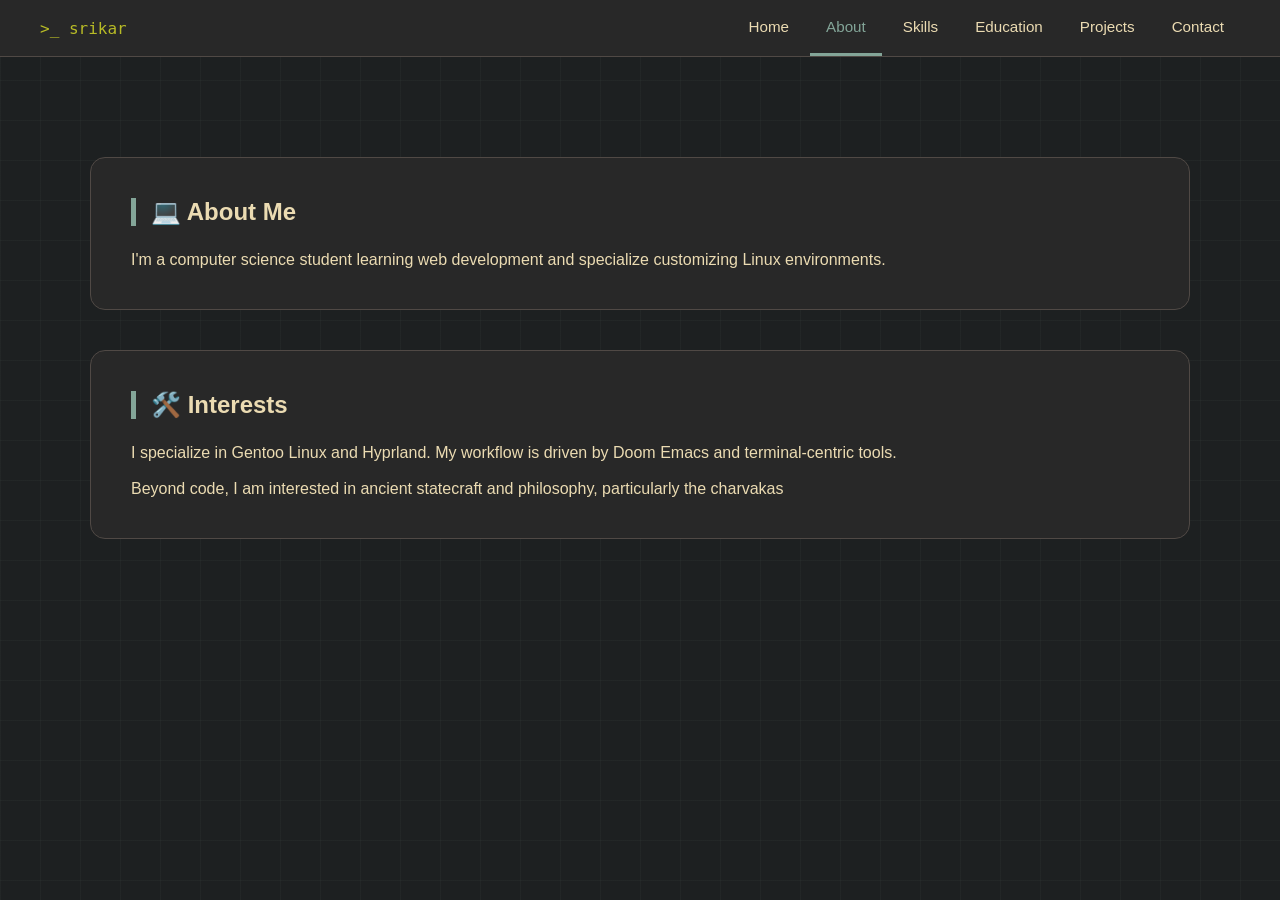
<file: about.html>
<!DOCTYPE html>
<html lang="en">
<head>
    <meta charset="UTF-8">
    <title>Srikar | About</title>
    <link rel="stylesheet" href="style.css">
</head>
<body>

    <nav>
        <a class="nav-brand" href="index.html">>_ srikar</a>
        <ul>
            <li><a href="index.html">Home</a></li>
            <li><a href="about.html" class="active">About</a></li>
            <li><a href="skills.html">Skills</a></li>
            <li><a href="education.html">Education</a></li>
            <li><a href="projects.html">Projects</a></li>
            <li><a href="contact.html">Contact</a></li>
        </ul>
    </nav>

    <div class="container" style="margin-top: 100px;">

        <div id="about" class="section">
            <h2>💻 About Me</h2>
            <p>I'm a computer science student learning web development and specialize customizing Linux environments.</p>
        </div>

        <div id="about" class="section">
            <h2>🛠️ Interests</h2>
            <p>I specialize in Gentoo Linux and Hyprland. My workflow is driven by Doom Emacs and terminal-centric tools.</p>
            <br>
            <p>Beyond code, I am interested in ancient statecraft and philosophy, particularly the charvakas</p>
        </div>
    </div>

</body>
</html>
</file>
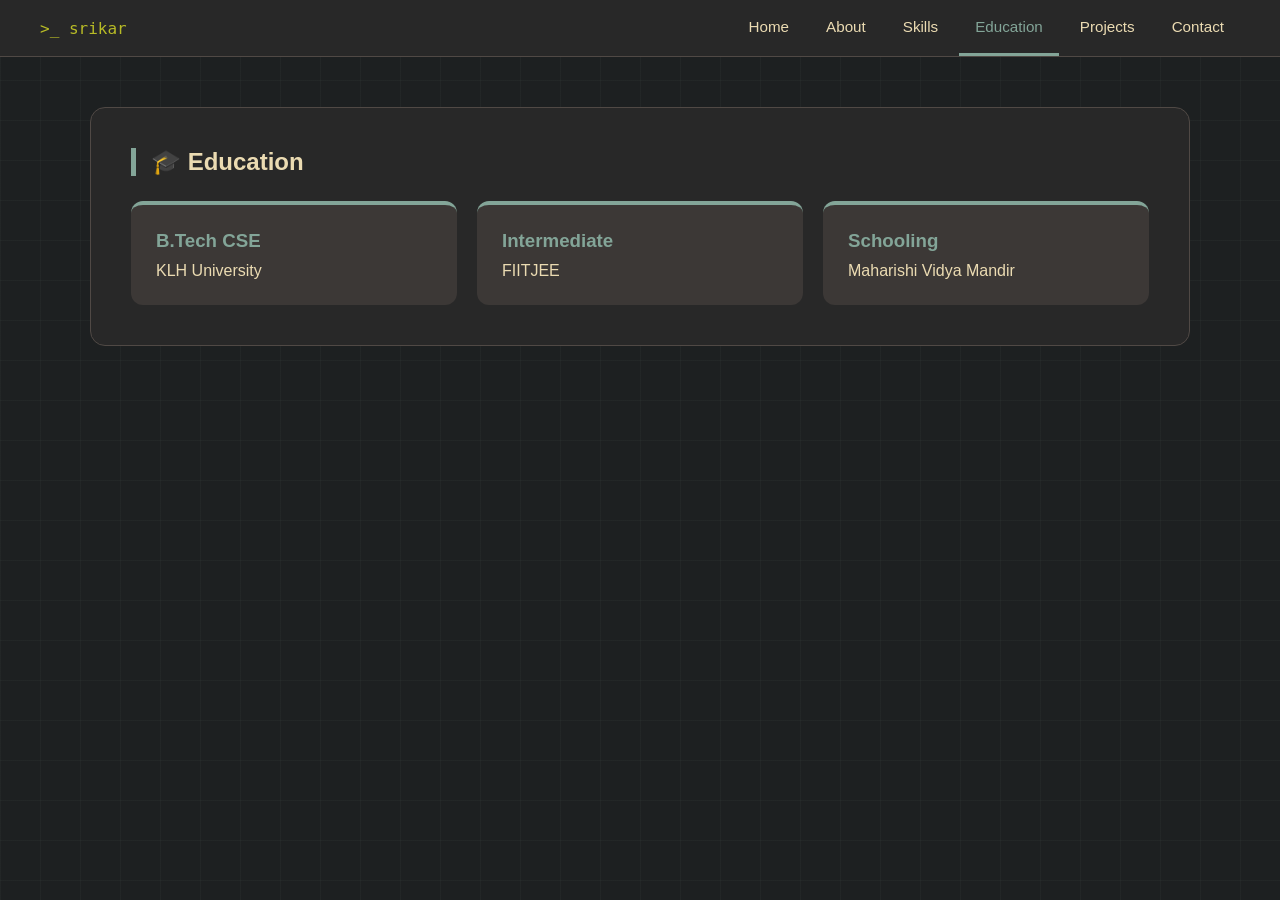
<file: education.html>
<!DOCTYPE html>
<html lang="en">
<head>
    <meta charset="UTF-8">
    <title>Srikar | Education</title>
    <link rel="stylesheet" href="style.css">
</head>
<body>

    <nav>
        <a class="nav-brand" href="index.html">>_ srikar</a>
        <ul>
            <li><a href="index.html">Home</a></li>
            <li><a href="about.html">About</a></li>
            <li><a href="skills.html">Skills</a></li>
            <li><a href="education.html" class="active">Education</a></li>
            <li><a href="projects.html">Projects</a></li>
            <li><a href="contact.html">Contact</a></li>
        </ul>
    </nav>

    <div class="container" style="margin-top: 50px;">

        <div id="education" class="section">
            <h2>🎓 Education</h2>
            <div class="flex-group">
                <div class="card">
                    <h3>B.Tech CSE</h3>
                    <p>KLH University</p>
                </div>
                <div class="card">
                    <h3>Intermediate</h3>
                    <p>FIITJEE</p>
                </div>
                <div class="card">
                    <h3>Schooling</h3>
                    <p>Maharishi Vidya Mandir</p>
                </div>
            </div>
        </div>

    </div>

</body>
</html>
</file>
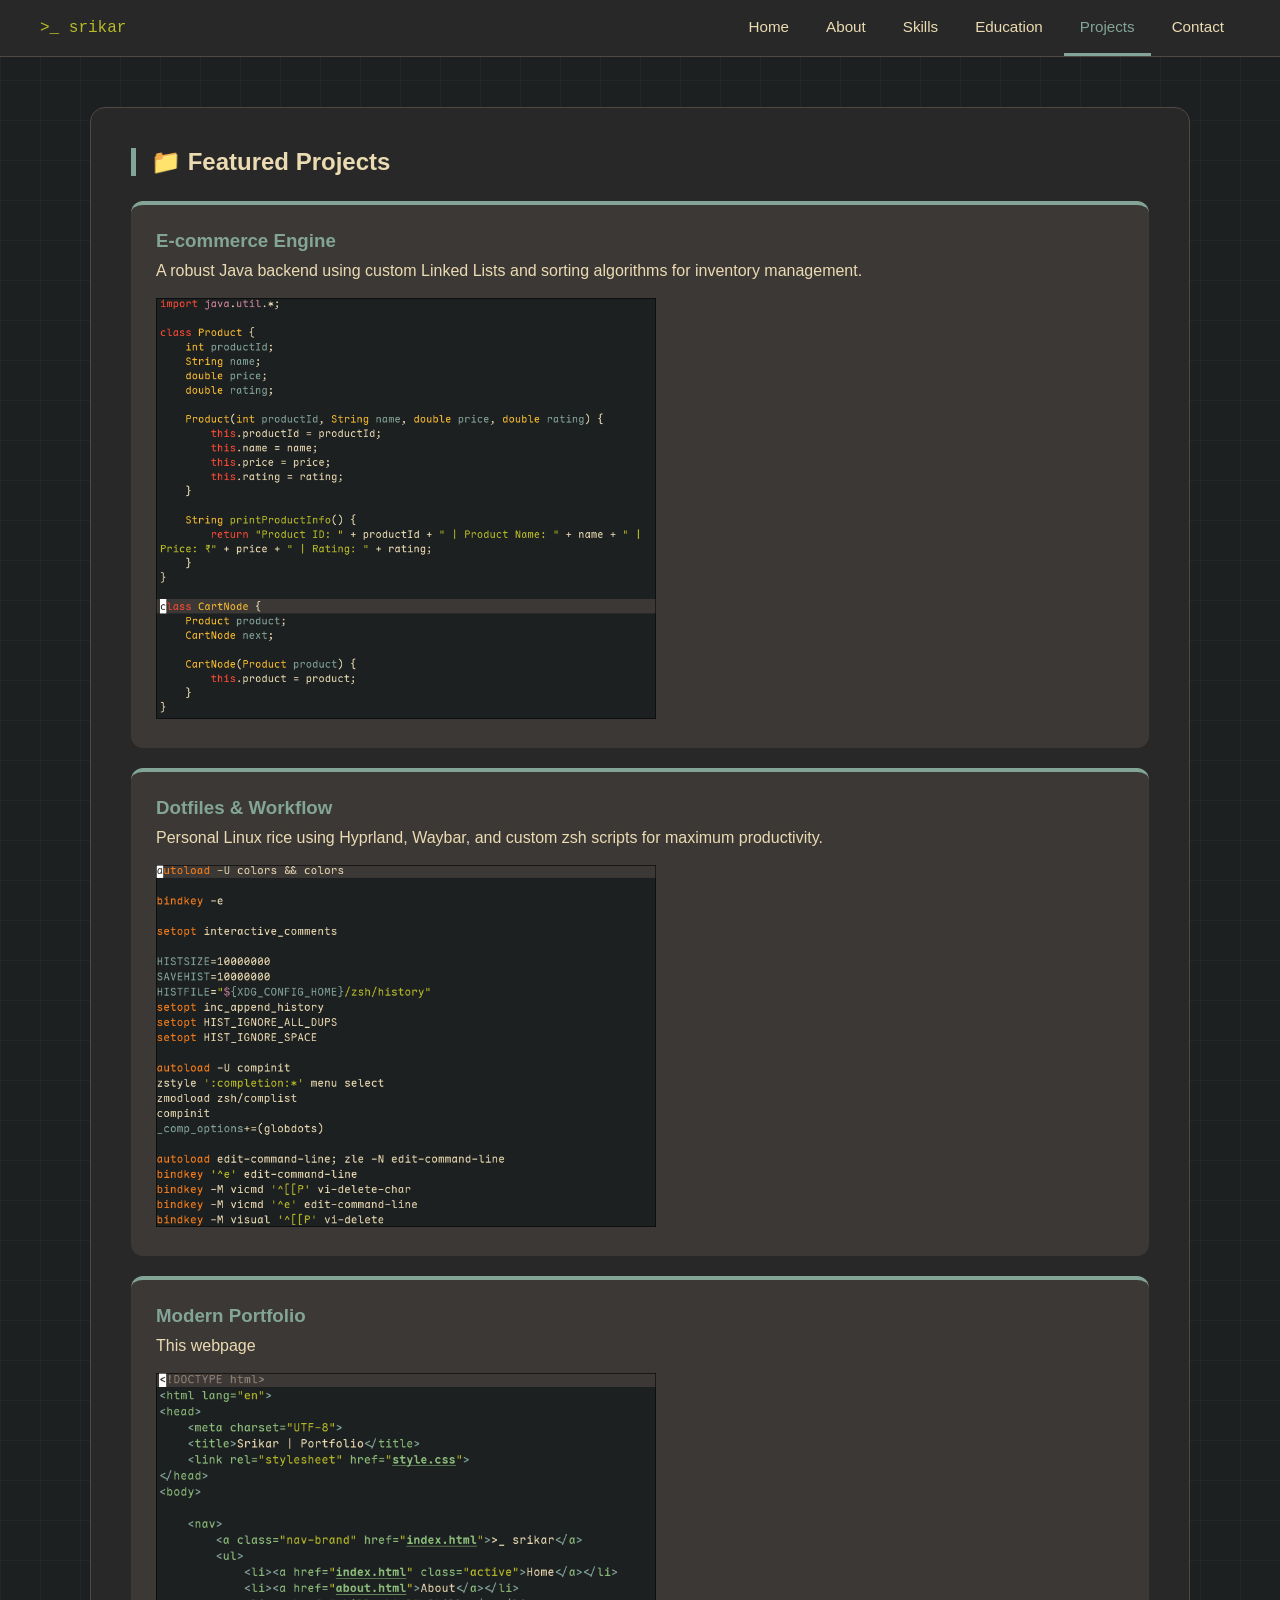
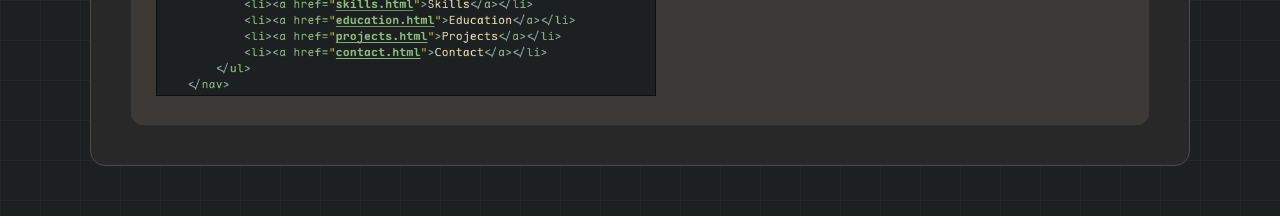
<file: projects.html>
<!DOCTYPE html>
<html lang="en">
<head>
    <meta charset="UTF-8">
    <title>Srikar | Projects</title>
    <link rel="stylesheet" href="style.css">
</head>
<body>

    <nav>
        <a class="nav-brand" href="index.html">>_ srikar</a>
        <ul>
            <li><a href="index.html">Home</a></li>
            <li><a href="about.html">About</a></li>
            <li><a href="skills.html">Skills</a></li>
            <li><a href="education.html">Education</a></li>
            <li><a href="projects.html" class="active">Projects</a></li>
            <li><a href="contact.html">Contact</a></li>
        </ul>
    </nav>

    <div class="container" style="margin-top: 50px;">

        <div id="projects" class="section">
            <h2>📁 Featured Projects</h2>
            <div class="flex-group">
                <div class="card">
                    <h3>E-commerce Engine</h3>
                    <p>A robust Java backend using custom Linked Lists and sorting algorithms for inventory management.</p>
                    <br>
                    <img src="./1.png" alt="Java Project" width="500px">
                </div>
                <div class="card">
                    <h3>Dotfiles & Workflow</h3>
                    <p>Personal Linux rice using Hyprland, Waybar, and custom zsh scripts for maximum productivity.</p>
                    <br>
                    <img src="./2.png" alt="Dot files" width="500px">
                </div>
                <div class="card">
                    <h3>Modern Portfolio</h3>
                    <p>This webpage</p>
                    <br>
                    <img src="./3.png" alt="Portfolio" width="500px">
                </div>
            </div>
        </div>

    </div>

</body>
</html>
</file>
<file: style.css>
* {
    margin: 0;
    padding: 0;
    box-sizing: border-box;
    font-family: sans-serif;
}

body {
    background-color: #1d2021;
    background-image:
        linear-gradient(rgba(131, 165, 152, 0.05) 1px, transparent 1px),
        linear-gradient(90deg, rgba(131, 165, 152, 0.05) 1px, transparent 1px);
    background-size: 40px 40px;
    color: #ebdbb2;
}

/* Navigation Bar */
nav {
    background-color: #282828;
    border-bottom: 1px solid #504945;
    padding: 0 40px;
    display: flex;
    align-items: center;
    justify-content: space-between;
    position: sticky;
    top: 0;
    z-index: 100;
}

nav .nav-brand {
    font-family: monospace;
    color: #b8bb26;
    font-size: 1rem;
    padding: 16px 0;
    text-decoration: none;
}

nav ul {
    list-style: none;
    display: flex;
    gap: 5px;
}

nav ul li a {
    color: #ebdbb2;
    text-decoration: none;
    padding: 18px 16px;
    display: block;
    font-size: 0.95rem;
    transition: color 0.2s ease;
    border-bottom: 3px solid transparent;
}

nav ul li a:hover,
nav ul li a.active {
    color: #83a598;
    border-bottom-color: #83a598;
}

/* Hero Section */
header {
    min-height: 90vh;
    display: flex;
    flex-direction: column;
    justify-content: center;
    align-items: center;
    text-align: center;
    padding: 0 20px;
    background: linear-gradient(to bottom, #282828, #1d2021);
}

header h1 { font-size: 4rem; margin-bottom: 10px; }
header p { color: #b8bb26; font-family: monospace; font-size: 1.2rem; }

/* Main Container */
.container {
    width: 90%;
    max-width: 1100px;
    margin: -50px auto 50px;
    display: flex;
    flex-direction: column;
    gap: 40px;
}

/* Section styling */
div.section {
    background-color: #282828;
    padding: 40px;
    border-radius: 15px;
    border: 1px solid #504945;
}

h2 { margin-bottom: 25px; border-left: 5px solid #83a598; padding-left: 15px; }

/* Skill Badges */
.skill-list {
    display: flex;
    flex-wrap: wrap;
    gap: 12px;
    flex-direction: column;
}

.skill-list span {
    background-color: #3c3836;
    padding: 10px 20px;
    border-radius: 50px;
    border: 1px solid #504945;
    font-size: 0.9rem;
    transition: all 0.3s ease;
    max-width: fit-content;
}

.skill-list span:hover {
    border-color: #83a598;
    transform: translateY(-3px);
    color: #83a598;
}

/* Flexbox Cards */
.flex-group {
    display: flex;
    flex-wrap: wrap;
    gap: 20px;
    justify-content: space-between;
}

.card {
    background: #3c3836;
    padding: 25px;
    border-radius: 12px;
    flex: 1 1 calc(33.333% - 20px);
    min-width: 280px;
    border-top: 4px solid #83a598;
    transition: all 0.3s ease;
}

.card:hover {
    transform: scale(1.03);
}

.card h3 { color: #83a598; margin-bottom: 10px; }

/* Contact Bar */
.contact-bar {
    background: #83a598;
    color: #1d2021;
    padding: 20px;
    border-radius: 12px;
    display: flex;
    justify-content: space-between;
    align-items: center;
    flex-wrap: wrap;
    gap: 20px;
}

.contact-bar a {
    color: #1d2021;
    font-weight: bold;
    text-decoration: none;
    padding: 8px 16px;
    border: 2px solid #1d2021;
    border-radius: 5px;
}

footer {
    text-align: center;
    padding: 40px;
    font-size: 0.8rem;
    color: #7c6f64;
}

#projects .flex-group {
    display: flex;
    flex-direction: column;
}
</file>
